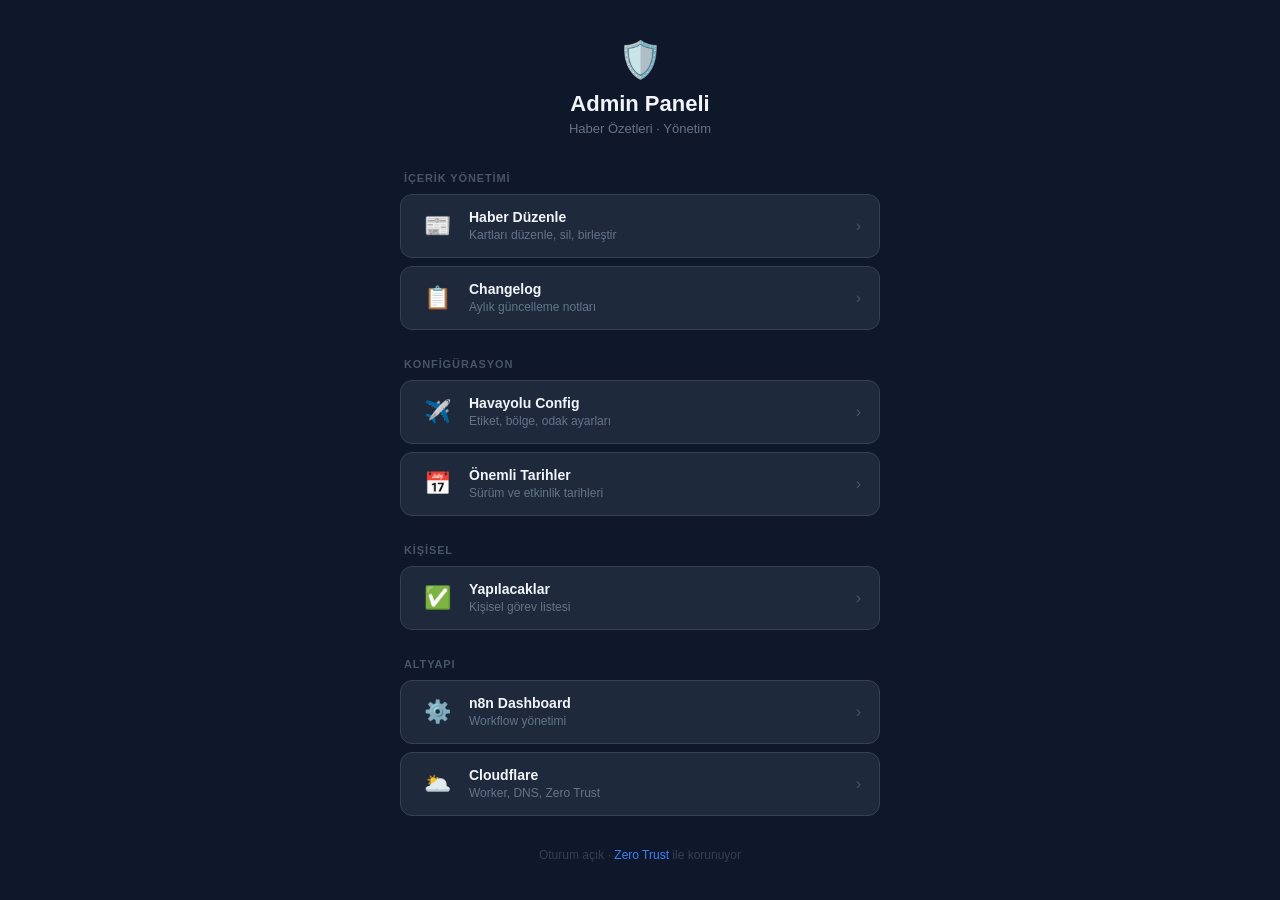
<file: cf-proxy/admin-page.html>
<!DOCTYPE html>
<html lang="tr">
<head>
<meta charset="UTF-8">
<meta name="viewport" content="width=device-width, initial-scale=1.0">
<title>Admin Paneli</title>
<style>
  * { box-sizing: border-box; margin: 0; padding: 0; }
  body {
    font-family: -apple-system, BlinkMacSystemFont, 'Segoe UI', sans-serif;
    background: #0f172a;
    color: #f1f5f9;
    min-height: 100vh;
    display: flex;
    align-items: center;
    justify-content: center;
    padding: 24px;
  }
  .container {
    width: 100%;
    max-width: 480px;
  }
  .header {
    text-align: center;
    margin-bottom: 36px;
  }
  .header .logo {
    font-size: 36px;
    margin-bottom: 10px;
  }
  .header h1 {
    font-size: 22px;
    font-weight: 700;
    color: #f1f5f9;
  }
  .header p {
    font-size: 13px;
    color: #64748b;
    margin-top: 4px;
  }
  .section {
    margin-bottom: 28px;
  }
  .section-title {
    font-size: 11px;
    font-weight: 600;
    text-transform: uppercase;
    letter-spacing: 0.08em;
    color: #475569;
    margin-bottom: 10px;
    padding-left: 4px;
  }
  .link-grid {
    display: flex;
    flex-direction: column;
    gap: 8px;
  }
  .admin-link {
    display: flex;
    align-items: center;
    gap: 14px;
    background: #1e293b;
    border: 1px solid #334155;
    border-radius: 12px;
    padding: 14px 18px;
    text-decoration: none;
    color: #f1f5f9;
    transition: background 0.15s, border-color 0.15s, transform 0.1s;
    cursor: pointer;
  }
  .admin-link:hover {
    background: #273449;
    border-color: #3b82f6;
    transform: translateY(-1px);
  }
  .admin-link:active {
    transform: translateY(0);
  }
  .link-icon {
    font-size: 22px;
    width: 36px;
    text-align: center;
    flex-shrink: 0;
  }
  .link-text strong {
    display: block;
    font-size: 14px;
    font-weight: 600;
    color: #f1f5f9;
  }
  .link-text span {
    font-size: 12px;
    color: #64748b;
  }
  .link-arrow {
    margin-left: auto;
    color: #475569;
    font-size: 16px;
    flex-shrink: 0;
  }
  .footer {
    text-align: center;
    margin-top: 32px;
    font-size: 12px;
    color: #334155;
  }
</style>
</head>
<body>
<div class="container">
  <div class="header">
    <div class="logo">🛡️</div>
    <h1>Admin Paneli</h1>
    <p>Haber Özetleri · Yönetim</p>
  </div>

  <div class="section">
    <div class="section-title">İçerik Yönetimi</div>
    <div class="link-grid">
      <a class="admin-link" href="https://demirbasemre.github.io/haberozetleri/?edit=1" target="_blank">
        <div class="link-icon">📰</div>
        <div class="link-text">
          <strong>Haber Düzenle</strong>
          <span>Kartları düzenle, sil, birleştir</span>
        </div>
        <div class="link-arrow">›</div>
      </a>
      <a class="admin-link" href="https://demirbasemre.github.io/haberozetleri/?edit=1#changelog" target="_blank">
        <div class="link-icon">📋</div>
        <div class="link-text">
          <strong>Changelog</strong>
          <span>Aylık güncelleme notları</span>
        </div>
        <div class="link-arrow">›</div>
      </a>
    </div>
  </div>

  <div class="section">
    <div class="section-title">Konfigürasyon</div>
    <div class="link-grid">
      <a class="admin-link" href="https://demirbasemre.github.io/haberozetleri/?edit=1#airlines" target="_blank">
        <div class="link-icon">✈️</div>
        <div class="link-text">
          <strong>Havayolu Config</strong>
          <span>Etiket, bölge, odak ayarları</span>
        </div>
        <div class="link-arrow">›</div>
      </a>
      <a class="admin-link" href="https://demirbasemre.github.io/haberozetleri/?edit=1#dates" target="_blank">
        <div class="link-icon">📅</div>
        <div class="link-text">
          <strong>Önemli Tarihler</strong>
          <span>Sürüm ve etkinlik tarihleri</span>
        </div>
        <div class="link-arrow">›</div>
      </a>
    </div>
  </div>

  <div class="section">
    <div class="section-title">Kişisel</div>
    <div class="link-grid">
      <a class="admin-link" href="https://demirbasemre.github.io/haberozetleri/?todo=1" target="_blank">
        <div class="link-icon">✅</div>
        <div class="link-text">
          <strong>Yapılacaklar</strong>
          <span>Kişisel görev listesi</span>
        </div>
        <div class="link-arrow">›</div>
      </a>
    </div>
  </div>

  <div class="section">
    <div class="section-title">Altyapı</div>
    <div class="link-grid">
      <a class="admin-link" href="https://n8n.emredemirbas.com" target="_blank">
        <div class="link-icon">⚙️</div>
        <div class="link-text">
          <strong>n8n Dashboard</strong>
          <span>Workflow yönetimi</span>
        </div>
        <div class="link-arrow">›</div>
      </a>
      <a class="admin-link" href="https://dash.cloudflare.com" target="_blank">
        <div class="link-icon">🌥️</div>
        <div class="link-text">
          <strong>Cloudflare</strong>
          <span>Worker, DNS, Zero Trust</span>
        </div>
        <div class="link-arrow">›</div>
      </a>
    </div>
  </div>

  <div class="footer">
    Oturum açık · <a href="https://one.dash.cloudflare.com" style="color:#3b82f6;text-decoration:none">Zero Trust</a> ile korunuyor
  </div>
</div>
</body>
</html>
</file>
